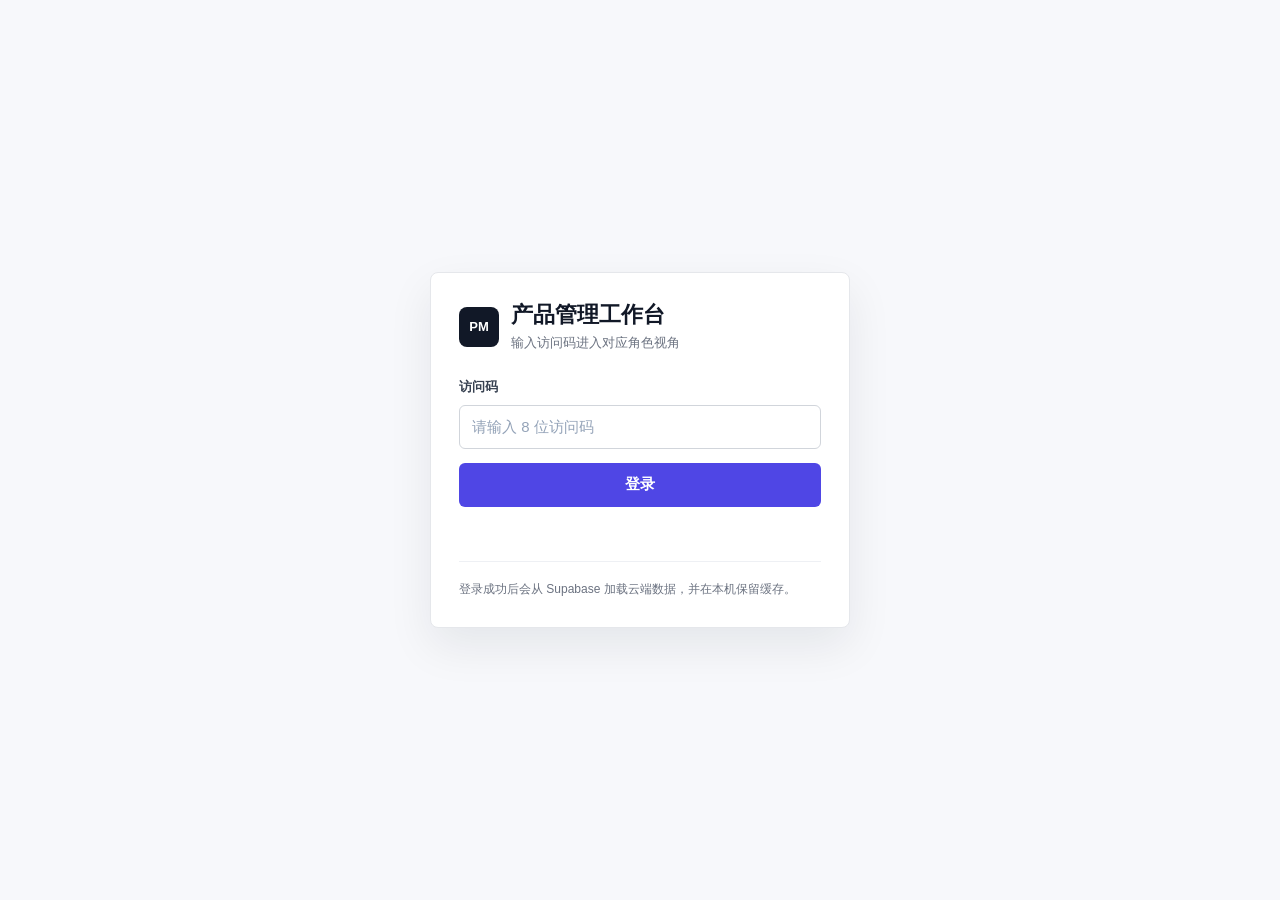
<file: index.html>
<!DOCTYPE html>
<html lang="zh-CN">
<head>
<meta charset="UTF-8">
<meta name="viewport" content="width=device-width, initial-scale=1.0">
<title>产品管理工作台 · 登录</title>
<link rel="stylesheet" href="assets/css/tokens.css">
<style>
  *{box-sizing:border-box}
  body{margin:0;min-height:100vh;font-family:-apple-system,BlinkMacSystemFont,"Segoe UI","PingFang SC",sans-serif;background:#f7f8fb;color:#111827;display:grid;place-items:center}
  .login{width:min(420px,calc(100vw - 32px));background:#fff;border:1px solid #e5e7eb;border-radius:8px;box-shadow:0 18px 45px rgba(15,23,42,.08);padding:28px}
  .brand{display:flex;align-items:center;gap:12px;margin-bottom:24px}
  .mark{width:40px;height:40px;border-radius:8px;background:#111827;color:#fff;display:grid;place-items:center;font-weight:700}
  h1{font-size:22px;line-height:1.25;margin:0}
  .sub{margin:4px 0 0;color:#6b7280;font-size:13px}
  label{display:block;font-size:13px;font-weight:600;color:#374151;margin:0 0 8px}
  input{width:100%;height:44px;border:1px solid #d1d5db;border-radius:6px;padding:0 12px;font-size:15px;outline:none}
  input:focus{border-color:#4f46e5;box-shadow:0 0 0 3px rgba(79,70,229,.14)}
  button{width:100%;height:44px;border:0;border-radius:6px;background:#4f46e5;color:#fff;font-size:15px;font-weight:650;cursor:pointer;margin-top:14px}
  button:disabled{opacity:.65;cursor:not-allowed}
  .msg{min-height:20px;margin-top:12px;font-size:13px;color:#6b7280}
  .msg.err{color:#dc2626}
  .foot{margin-top:22px;padding-top:18px;border-top:1px solid #eef0f4;color:#6b7280;font-size:12px;line-height:1.6}
</style>
</head>
<body>
  <main class="login">
    <div class="brand">
      <div class="mark">PM</div>
      <div>
        <h1>产品管理工作台</h1>
        <p class="sub">输入访问码进入对应角色视角</p>
      </div>
    </div>

    <form id="loginForm">
      <label for="code">访问码</label>
      <input id="code" name="code" autocomplete="one-time-code" placeholder="请输入 8 位访问码" required>
      <button id="loginBtn" type="submit">登录</button>
      <div class="msg" id="msg"></div>
    </form>

    <div class="foot">
      登录成功后会从 Supabase 加载云端数据，并在本机保留缓存。
    </div>
  </main>

  <script src="assets/js/00-util.js"></script>
  <script src="assets/js/02b-data.js"></script>
  <script src="assets/js/cloud.js"></script>
  <script>
    (function () {
      var form = document.getElementById('loginForm');
      var code = document.getElementById('code');
      var btn = document.getElementById('loginBtn');
      var msg = document.getElementById('msg');

      function setMsg(text, err) {
        msg.textContent = text || '';
        msg.className = 'msg' + (err ? ' err' : '');
      }

      form.addEventListener('submit', function (e) {
        e.preventDefault();
        var val = code.value.trim();
        if (!val) { setMsg('请输入访问码', true); return; }
        btn.disabled = true;
        btn.textContent = '正在登录...';
        setMsg('正在校验访问码并加载云端数据');

        CLOUD.login(val).then(function (res) {
          setMsg('登录成功，正在进入工作台');
          location.href = res.role === 'pm' ? 'pm.html' : 'director.html';
        }).catch(function (err) {
          setMsg(err.message || '登录失败', true);
        }).finally(function () {
          btn.disabled = false;
          btn.textContent = '登录';
        });
      });

      if (!CLOUD.ready()) {
        setMsg('请先在 assets/js/cloud.js 里配置 Supabase Function URL', true);
      }
    })();
  </script>
</body>
</html>
</file>
<file: assets/css/tokens.css>
/* ==========================================================================
   设计变量 · 产品管理工作台 (Product Management Workbench)
   一套设计系统，两个角色。角色差异只通过 --c-accent 系列变量表达，
   其余全部共用 —— 这样两个首页看起来不同，但骨子里是同一个后台。
   ========================================================================== */
:root{
  /* ---- 中性色 ---- */
  --c-shell:#0f172a;          /* 侧栏底 */
  --c-shell-2:#1e293b;        /* 侧栏分组底 */
  --c-shell-hover:#1e293b;
  --c-topbar:#ffffff;
  --c-bg:#f1f5f9;             /* 内容区底 */
  --c-bg-2:#f8fafc;
  --c-card:#ffffff;
  --c-border:#e2e8f0;
  --c-border-strong:#cbd5e1;
  --c-head:#f8fafc;           /* 表头底 */

  --t-1:#0f172a;              /* 主文字 */
  --t-2:#334155;              /* 次文字 */
  --t-3:#64748b;              /* 弱文字 */
  --t-4:#94a3b8;              /* 占位/禁用 */
  --t-inv:#f8fafc;
  --t-inv-2:#94a3b8;

  /* ---- 品牌主色（系统级，不随角色变）---- */
  --c-primary:#2563eb;
  --c-primary-d:#1d4ed8;
  --c-primary-l:#eff6ff;
  --c-primary-bd:#bfdbfe;

  /* ---- 角色强调色（随 body[data-role] 覆盖）---- */
  --c-accent:#4f46e5;
  --c-accent-d:#4338ca;
  --c-accent-l:#eef2ff;
  --c-accent-bd:#c7d2fe;
  --c-accent-rgb:79,70,229;

  /* ---- 语义状态色 ---- */
  --s-done:#16a34a;    --s-done-bg:#f0fdf4;    --s-done-bd:#bbf7d0;    /* 已完成/已发布/正常 */
  --s-doing:#2563eb;   --s-doing-bg:#eff6ff;   --s-doing-bd:#bfdbfe;   /* 进行中/开发中 */
  --s-plan:#7c3aed;    --s-plan-bg:#f5f3ff;    --s-plan-bd:#ddd6fe;    /* 规划中/待评审 */
  --s-warn:#d97706;    --s-warn-bg:#fffbeb;    --s-warn-bd:#fde68a;    /* 待处理/风险中/黄灯 */
  --s-danger:#dc2626;  --s-danger-bg:#fef2f2;  --s-danger-bd:#fecaca;  /* 延期/阻塞/红灯 */
  --s-idle:#64748b;    --s-idle-bg:#f1f5f9;    --s-idle-bd:#cbd5e1;    /* 已关闭/暂缓/未开始 */
  --s-cyan:#0891b2;    --s-cyan-bg:#ecfeff;    --s-cyan-bd:#a5f3fc;    /* 补充维度 */

  /* ---- 优先级 ---- */
  --p0:#b91c1c; --p1:#dc2626; --p2:#d97706; --p3:#0891b2; --p4:#64748b;

  /* ---- 图表色板（12色，保证同图内可辨识）---- */
  --ch-1:#2563eb; --ch-2:#16a34a; --ch-3:#d97706; --ch-4:#7c3aed;
  --ch-5:#0891b2; --ch-6:#dc2626; --ch-7:#65a30d; --ch-8:#c026d3;
  --ch-9:#0284c7; --ch-10:#ea580c; --ch-11:#4f46e5; --ch-12:#059669;

  /* ---- 字号（企业级高信息密度）---- */
  --f-xs:11px; --f-sm:12px; --f-base:13px; --f-md:14px; --f-lg:16px;
  --f-xl:19px; --f-2xl:24px; --f-3xl:30px; --f-4xl:38px;

  /* ---- 间距 ---- */
  --sp-1:4px; --sp-2:8px; --sp-3:12px; --sp-4:16px;
  --sp-5:20px; --sp-6:24px; --sp-8:32px; --sp-10:40px;

  /* ---- 圆角/阴影 ---- */
  --radius-sm:4px; --radius:6px; --radius-lg:10px; --radius-full:999px;
  --shadow-sm:0 1px 2px rgba(15,23,42,.06);
  --shadow:0 2px 8px rgba(15,23,42,.08);
  --shadow-md:0 4px 16px rgba(15,23,42,.10);
  --shadow-lg:0 12px 40px rgba(15,23,42,.18);

  /* ---- 布局尺寸 ---- */
  --topbar-h:56px;
  --sidebar-w:214px;
  --sidebar-w-mini:56px;
  --crumb-h:40px;
  --z-drawer:600; --z-modal:700; --z-pop:500;
  /* toast 是瞬时反馈，任何叠层之上都要看得见。叠层每加一层 +200（见 05-ui.js zAt），
     留足空间，别让它被第二、第三层弹窗盖住。 */
  --z-toast:9000;
}

/* 角色 A：产品总监 —— 靛蓝，战略/全局的气质 */
body[data-role="director"]{
  --c-accent:#4f46e5; --c-accent-d:#4338ca;
  --c-accent-l:#eef2ff; --c-accent-bd:#c7d2fe; --c-accent-rgb:79,70,229;
}
/* 角色 B：项目经理 —— 青蓝，执行/推进的气质 */
body[data-role="pm"]{
  --c-accent:#0e7490; --c-accent-d:#155e75;
  --c-accent-l:#ecfeff; --c-accent-bd:#a5f3fc; --c-accent-rgb:14,116,144;
}

/* ---- 基础重置 ---- */
*{box-sizing:border-box;margin:0;padding:0}
html,body{height:100%}
body{
  font-family:-apple-system,BlinkMacSystemFont,"PingFang SC","Hiragino Sans GB",
              "Microsoft YaHei","Segoe UI",Roboto,sans-serif;
  font-size:var(--f-base);
  line-height:1.55;
  color:var(--t-1);
  background:var(--c-bg);
  -webkit-font-smoothing:antialiased;
  min-width:1180px;
  overflow:hidden;
}
a{color:inherit;text-decoration:none}
button,input,select,textarea{font-family:inherit;font-size:inherit;color:inherit;outline:none}
button{cursor:pointer;border:none;background:none}
table{border-collapse:collapse;width:100%}
ul,ol{list-style:none}
h1,h2,h3,h4,h5{font-weight:600}
input::placeholder,textarea::placeholder{color:var(--t-4)}

/* 数字统一用等宽，表格里对齐才好看 */
.num,.metric-val,.tbl td.num,.tbl th.num{
  font-variant-numeric:tabular-nums;
  font-feature-settings:"tnum";
}

::-webkit-scrollbar{width:9px;height:9px}
::-webkit-scrollbar-thumb{background:#cbd5e1;border-radius:5px}
::-webkit-scrollbar-thumb:hover{background:#94a3b8}
::-webkit-scrollbar-track{background:transparent}
</file>
<file: assets/css/layout.css>
/* ==========================================================================
   布局 · 顶栏 + 左侧固定导航 + 主内容区
   ========================================================================== */

/* ============ 应用外壳 ============ */
.app{display:flex;flex-direction:column;height:100vh;overflow:hidden}

/* ============ 顶栏 ============ */
.topbar{
  height:var(--topbar-h);flex:0 0 var(--topbar-h);
  background:var(--c-topbar);border-bottom:1px solid var(--c-border);
  display:flex;align-items:center;gap:var(--sp-4);
  padding:0 var(--sp-5) 0 0;position:relative;z-index:20;
}
/* 品牌区宽度锁死等于侧栏宽（214px，窄屏 190px），减去左内边距 20 + 图标 28 + 间距 10，
   留给文字的只有 156 / 132px。副标题是 nowrap 的，一旦超出就会溢到右边压住业务上下文区，
   所以这里必须 overflow:hidden 兜底——文案哪天改长了也不会再顶出去。 */
.topbar-brand{
  width:var(--sidebar-w);flex:0 0 var(--sidebar-w);height:100%;
  display:flex;align-items:center;gap:10px;padding-left:var(--sp-5);
  background:var(--c-shell);color:var(--t-inv);
  overflow:hidden;
}
.brand-mark{
  width:28px;height:28px;flex:0 0 28px;border-radius:var(--radius);
  background:var(--c-accent);color:#fff;
  display:flex;align-items:center;justify-content:center;
  font-size:var(--f-sm);font-weight:700;letter-spacing:.5px;
}
.brand-text{min-width:0;flex:1;overflow:hidden;line-height:1.2}
.brand-title{display:block;font-size:var(--f-md);font-weight:600;white-space:nowrap;
  overflow:hidden;text-overflow:ellipsis}
.brand-sub{display:block;font-size:10px;color:var(--t-inv-2);letter-spacing:.4px;white-space:nowrap;
  overflow:hidden;text-overflow:ellipsis}

/* 业务上下文：公司 / 产品线 / 项目
   —— 这一块必须能被压缩：flex 子项默认 min-width:auto 不肯缩，
      内容一长就会溢出去压住右边的搜索框。所以每一层都显式给 min-width:0。 */
.topbar-scope{
  display:flex;align-items:center;gap:var(--sp-3);
  padding-left:var(--sp-5);
  flex:0 1 auto;min-width:0;overflow:hidden;
}
.scope-org{
  display:flex;flex-direction:column;line-height:1.25;
  padding-right:var(--sp-3);border-right:1px solid var(--c-border);
  flex:0 1 auto;min-width:0;
}
.scope-org b,.scope-org span{
  display:block;overflow:hidden;text-overflow:ellipsis;white-space:nowrap;
}
.scope-org b{font-size:var(--f-base);font-weight:600;max-width:160px}
.scope-org span{font-size:var(--f-xs);color:var(--t-3);max-width:160px}
.scope-pick{display:flex;align-items:center;gap:6px;flex:0 1 auto;min-width:0}
.scope-pick label{flex:none;font-size:var(--f-xs);color:var(--t-3);white-space:nowrap}
/* 状态胶囊不参与压缩，但也不许把别人挤出去 */
.topbar-scope .tag-lg{flex:0 0 auto;max-width:110px;overflow:hidden;text-overflow:ellipsis;white-space:nowrap}
.scope-select{
  height:28px;flex:1 1 auto;min-width:76px;max-width:190px;
  border:1px solid var(--c-border);border-radius:var(--radius-sm);
  background:#fff;padding:0 24px 0 8px;font-size:var(--f-sm);color:var(--t-1);cursor:pointer;
  appearance:none;
  background-image:url("data:image/svg+xml;utf8,<svg xmlns='http://www.w3.org/2000/svg' width='10' height='6'><path d='M0 0l5 6 5-6z' fill='%2364748b'/></svg>");
  background-repeat:no-repeat;background-position:right 8px center;
}
.scope-select:hover{border-color:var(--c-border-strong)}
.scope-select:focus{border-color:var(--c-accent);box-shadow:0 0 0 2px var(--c-accent-l)}

/* 全局搜索 —— 允许被压缩到 150px，避免和左边的口径选择器抢位置 */
.topbar-search{flex:1 1 220px;display:flex;justify-content:center;min-width:150px;position:relative}
.gsearch{position:relative;width:100%;max-width:420px}
.gsearch input{
  width:100%;height:32px;border:1px solid var(--c-border);border-radius:var(--radius-full);
  background:var(--c-bg-2);padding:0 30px 0 32px;font-size:var(--f-sm);transition:.15s;
}
.gsearch input:focus{background:#fff;border-color:var(--c-accent);box-shadow:0 0 0 3px var(--c-accent-l)}
.gsearch .g-ico{position:absolute;left:11px;top:50%;transform:translateY(-50%);color:var(--t-4);font-size:14px;pointer-events:none}
.gsearch .g-clear{position:absolute;right:8px;top:50%;transform:translateY(-50%);color:var(--t-4);font-size:15px;display:none;line-height:1}
.gsearch.has-val .g-clear{display:block}
.gsearch .g-hint{position:absolute;right:10px;top:50%;transform:translateY(-50%);font-size:10px;color:var(--t-4);border:1px solid var(--c-border);border-radius:3px;padding:0 4px}
.gsearch.has-val .g-hint{display:none}

/* 搜索结果浮层 */
.gs-pop{
  position:absolute;top:38px;left:50%;transform:translateX(-50%);width:100%;max-width:560px;
  background:#fff;border:1px solid var(--c-border);border-radius:var(--radius-lg);
  box-shadow:var(--shadow-lg);max-height:70vh;overflow:auto;display:none;z-index:var(--z-pop);
}
.gs-pop.on{display:block}
.gs-group{padding:var(--sp-2) 0;border-bottom:1px solid var(--c-border)}
.gs-group:last-child{border-bottom:none}
.gs-group-t{padding:4px var(--sp-4);font-size:var(--f-xs);color:var(--t-3);font-weight:600;letter-spacing:.5px}
.gs-item{display:flex;align-items:center;gap:var(--sp-2);padding:6px var(--sp-4);cursor:pointer;font-size:var(--f-sm)}
.gs-item:hover,.gs-item.on{background:var(--c-accent-l)}
.gs-item .gs-id{color:var(--t-3);font-size:var(--f-xs);flex:0 0 auto;font-variant-numeric:tabular-nums}
.gs-item .gs-title{flex:1;overflow:hidden;text-overflow:ellipsis;white-space:nowrap}
.gs-empty{padding:var(--sp-5);text-align:center;color:var(--t-3);font-size:var(--f-sm)}

/* 顶栏右侧 */
.topbar-right{display:flex;align-items:center;gap:var(--sp-3);flex:0 0 auto}
.tb-clock{text-align:right;line-height:1.25;padding-right:var(--sp-3);border-right:1px solid var(--c-border)}
.tb-clock .d{font-size:var(--f-xs);color:var(--t-3)}
.tb-clock .t{font-size:var(--f-md);font-weight:600;font-variant-numeric:tabular-nums}
.tb-btn{
  height:30px;padding:0 10px;border:1px solid var(--c-border);border-radius:var(--radius);
  background:#fff;font-size:var(--f-sm);color:var(--t-2);display:flex;align-items:center;gap:5px;
}
.tb-btn:hover{border-color:var(--c-accent);color:var(--c-accent);background:var(--c-accent-l)}
.tb-icon{position:relative;width:30px;height:30px;border-radius:var(--radius);display:flex;align-items:center;justify-content:center;font-size:15px;color:var(--t-2)}
.tb-icon:hover{background:var(--c-bg)}
.tb-badge{
  position:absolute;top:1px;right:1px;min-width:15px;height:15px;padding:0 3px;
  background:var(--s-danger);color:#fff;border-radius:var(--radius-full);
  font-size:10px;line-height:15px;text-align:center;font-weight:600;
}

/* 角色切换器 */
.role-switch{display:flex;align-items:center;gap:0;background:var(--c-bg);border:1px solid var(--c-border);border-radius:var(--radius-full);padding:2px}
.role-opt{
  height:26px;padding:0 12px;border-radius:var(--radius-full);font-size:var(--f-sm);
  color:var(--t-3);display:flex;align-items:center;gap:5px;white-space:nowrap;transition:.15s;
}
.role-opt:hover{color:var(--t-1)}
.role-opt.on{background:var(--c-accent);color:#fff;font-weight:600;box-shadow:var(--shadow-sm)}
.role-opt .ro-ico{font-size:12px}

.user-chip{display:flex;align-items:center;gap:7px;padding-left:var(--sp-3);border-left:1px solid var(--c-border);cursor:pointer}
.user-avatar{
  width:28px;height:28px;border-radius:50%;background:var(--c-accent);color:#fff;
  display:flex;align-items:center;justify-content:center;font-size:var(--f-sm);font-weight:600;
}
.user-meta{line-height:1.25}
.user-meta b{display:block;font-size:var(--f-sm);font-weight:600}
.user-meta span{display:block;font-size:10px;color:var(--t-3)}

/* ============ 主体 ============ */
.body{flex:1;display:flex;min-height:0;overflow:hidden}

/* ============ 左侧导航 ============ */
.sidebar{
  width:var(--sidebar-w);flex:0 0 var(--sidebar-w);background:var(--c-shell);
  display:flex;flex-direction:column;overflow:hidden;transition:flex-basis .18s,width .18s;
}
.app.mini .sidebar{width:var(--sidebar-w-mini);flex-basis:var(--sidebar-w-mini)}
.app.mini .topbar-brand{width:var(--sidebar-w-mini);flex-basis:var(--sidebar-w-mini);padding-left:14px}
.app.mini .brand-text{display:none}
.app.mini .nav-label,.app.mini .nav-group-t,.app.mini .nav-badge{display:none}
.app.mini .nav-item{justify-content:center;padding:0}
.app.mini .sidebar-foot .sf-text{display:none}

.nav-scroll{flex:1;overflow-y:auto;overflow-x:hidden;padding:var(--sp-3) 0 var(--sp-4)}
.nav-scroll::-webkit-scrollbar{width:5px}
.nav-scroll::-webkit-scrollbar-thumb{background:#334155}

.nav-group-t{
  padding:var(--sp-4) var(--sp-5) 6px;font-size:10px;font-weight:600;letter-spacing:1px;
  color:#64748b;text-transform:uppercase;display:flex;align-items:center;gap:6px;
}
.nav-group-t::after{content:"";flex:1;height:1px;background:#1e293b}
.nav-group-t.role-tag::before{
  content:attr(data-role-label);background:var(--c-accent);color:#fff;
  font-size:9px;padding:1px 5px;border-radius:3px;letter-spacing:0;font-weight:600;
}

.nav-item{
  display:flex;align-items:center;gap:10px;height:34px;padding:0 var(--sp-5);
  color:#cbd5e1;font-size:var(--f-base);cursor:pointer;position:relative;transition:.12s;
}
.nav-item:hover{background:var(--c-shell-hover);color:#fff}
.nav-item.on{background:var(--c-shell-hover);color:#fff;font-weight:600}
.nav-item.on::before{content:"";position:absolute;left:0;top:0;bottom:0;width:3px;background:var(--c-accent)}
.nav-ico{width:16px;flex:0 0 16px;text-align:center;font-size:14px;opacity:.9}
.nav-item.on .nav-ico{opacity:1}
.nav-label{flex:1;white-space:nowrap;overflow:hidden;text-overflow:ellipsis}
.nav-badge{
  min-width:17px;height:17px;padding:0 5px;border-radius:var(--radius-full);
  font-size:10px;line-height:17px;text-align:center;font-weight:600;
  background:#334155;color:#cbd5e1;
}
.nav-badge.hot{background:var(--s-danger);color:#fff}
.nav-badge.warn{background:var(--s-warn);color:#fff}

.sidebar-foot{
  flex:0 0 auto;border-top:1px solid #1e293b;padding:var(--sp-2) var(--sp-3);
  display:flex;align-items:center;gap:var(--sp-2);
}
.sf-btn{
  flex:1;height:28px;border-radius:var(--radius);color:#94a3b8;font-size:var(--f-xs);
  display:flex;align-items:center;justify-content:center;gap:5px;
}
.sf-btn:hover{background:var(--c-shell-hover);color:#fff}

/* ============ 内容区 ============ */
.main{flex:1;display:flex;flex-direction:column;min-width:0;overflow:hidden}

/* 面包屑 + 状态条 */
.crumb-bar{
  height:var(--crumb-h);flex:0 0 var(--crumb-h);background:#fff;
  border-bottom:1px solid var(--c-border);display:flex;align-items:center;
  padding:0 var(--sp-6);gap:var(--sp-3);
}
.crumbs{display:flex;align-items:center;gap:6px;font-size:var(--f-sm);color:var(--t-3);flex:1;min-width:0}
.crumbs a{cursor:pointer}
.crumbs a:hover{color:var(--c-accent)}
.crumbs .sep{color:var(--t-4);font-size:10px}
.crumbs .cur{color:var(--t-1);font-weight:600}
.crumb-back{
  height:26px;padding:0 9px;border:1px solid var(--c-border);border-radius:var(--radius);
  font-size:var(--f-sm);color:var(--t-2);display:none;align-items:center;gap:4px;
}
.crumb-back.on{display:flex}
.crumb-back:hover{border-color:var(--c-accent);color:var(--c-accent)}
.crumb-right{display:flex;align-items:center;gap:var(--sp-2);flex:0 0 auto}

.content{flex:1;overflow-y:auto;overflow-x:hidden;padding:var(--sp-5) var(--sp-6) var(--sp-8);scroll-behavior:smooth}

/* ============ 页面通用骨架 ============ */
.page-head{display:flex;align-items:flex-start;gap:var(--sp-4);margin-bottom:var(--sp-4)}
.page-head-l{flex:1;min-width:0}
.page-title{font-size:var(--f-xl);font-weight:600;line-height:1.3;display:flex;align-items:center;gap:var(--sp-3)}
.page-desc{font-size:var(--f-sm);color:var(--t-3);margin-top:3px}
.page-acts{display:flex;align-items:center;gap:var(--sp-2);flex:0 0 auto;flex-wrap:wrap;justify-content:flex-end}

/* 栅格 */
.grid{display:grid;gap:var(--sp-4)}
.g2{grid-template-columns:repeat(2,minmax(0,1fr))}
.g3{grid-template-columns:repeat(3,minmax(0,1fr))}
.g4{grid-template-columns:repeat(4,minmax(0,1fr))}
.g5{grid-template-columns:repeat(5,minmax(0,1fr))}
.g6{grid-template-columns:repeat(6,minmax(0,1fr))}
.g-2-1{grid-template-columns:minmax(0,2fr) minmax(0,1fr)}
.g-1-2{grid-template-columns:minmax(0,1fr) minmax(0,2fr)}
.g-3-2{grid-template-columns:minmax(0,3fr) minmax(0,2fr)}
.g-1-1-2{grid-template-columns:minmax(0,1fr) minmax(0,1fr) minmax(0,2fr)}
.span2{grid-column:span 2}
.span3{grid-column:span 3}
.span4{grid-column:span 4}
.mb2{margin-bottom:var(--sp-2)}
.mb3{margin-bottom:var(--sp-3)}
.mb4{margin-bottom:var(--sp-4)}
.mb5{margin-bottom:var(--sp-5)}
.mt2{margin-bottom:0;margin-top:var(--sp-2)}
.mt3{margin-top:var(--sp-3)}
.mt4{margin-top:var(--sp-4)}

/* 笔记本 1366 宽度下的降级：五列变三列，避免卡片被挤扁 */
@media (max-width:1500px){
  .g5{grid-template-columns:repeat(3,minmax(0,1fr))}
  .g6{grid-template-columns:repeat(3,minmax(0,1fr))}
  /* 顶栏第一级瘦身：事业部副标题最先让位 */
  .scope-org span{display:none}
  .scope-org b{max-width:120px}
  .gd-map{grid-template-columns:repeat(2,minmax(0,1fr))}
}
@media (max-width:1380px){
  /* 第二级：去掉「产品线 / 项目」两个 label，选择器本身已经能说明内容 */
  .scope-pick label{display:none}
  .scope-select{max-width:150px}
}
@media (max-width:1320px){
  :root{--sidebar-w:190px}
  /* 侧栏收窄 24px，留给品牌文字的只剩 132px，副标题字距要跟着收一档 */
  .brand-sub{font-size:9.5px;letter-spacing:.2px}
  .g4{grid-template-columns:repeat(2,minmax(0,1fr))}
  /* 第三级：组织名整块隐藏（左上角品牌区仍在），把宽度全让给选择器与搜索 */
  .scope-org{display:none}
  .topbar-scope{padding-left:var(--sp-4);gap:var(--sp-2)}
  .topbar{gap:var(--sp-3)}
  .tb-clock .d{display:none}
  .gd-cnt{grid-template-columns:1fr}
}
@media (max-width:1220px){
  /* 第四级：角色开关只留图标，状态胶囊收起 */
  .role-opt{padding:0 9px;font-size:var(--f-xs)}
  .topbar-scope .tag-lg{display:none}
  .user-meta{display:none}
  .gd-map{grid-template-columns:1fr}
}

/* ============ 侧栏二级导航（当前模块展开）============ */
.nav-subs{padding:2px 0 5px;background:rgba(0,0,0,.16)}
.app.mini .nav-subs{display:none}
.nav-sub{
  padding:5px var(--sp-5) 5px 42px;font-size:var(--f-sm);color:#94a3b8;
  cursor:pointer;position:relative;transition:.12s;white-space:nowrap;
  overflow:hidden;text-overflow:ellipsis;
}
.nav-sub::before{
  content:"";position:absolute;left:25px;top:50%;width:4px;height:4px;
  border-radius:50%;background:#475569;transform:translateY(-50%);
}
.nav-sub:hover{color:#e2e8f0}
.nav-sub.on{color:#fff;font-weight:600}
.nav-sub.on::before{background:var(--c-accent);box-shadow:0 0 0 3px rgba(var(--c-accent-rgb),.22)}

/* ============ 全局搜索结果补充 ============ */
.gs-item .gs-sub{flex:0 0 auto;font-size:var(--f-xs);color:var(--t-3);max-width:180px;overflow:hidden;text-overflow:ellipsis;white-space:nowrap}
.gs-item mark{background:rgba(var(--c-accent-rgb),.18);color:var(--c-accent-d);padding:0 1px;border-radius:2px}
.gs-foot{padding:6px var(--sp-4);border-top:1px solid var(--c-border);background:var(--c-bg-2);font-size:var(--f-xs);color:var(--t-3);text-align:center}
</file>
<file: assets/css/components.css>
/* ==========================================================================
   组件 · 产品管理工作台
   ========================================================================== */

/* ============ 按钮 ============ */
.btn,.btn-primary,.btn-ghost,.btn-danger,.btn-sm,.btn-text{
  display:inline-flex;align-items:center;justify-content:center;gap:5px;
  height:30px;padding:0 13px;border-radius:var(--radius);
  font-size:var(--f-sm);font-weight:500;white-space:nowrap;transition:.13s;border:1px solid transparent;
}
.btn{background:#fff;border-color:var(--c-border);color:var(--t-2)}
.btn:hover{border-color:var(--c-accent);color:var(--c-accent);background:var(--c-accent-l)}
.btn-primary{background:var(--c-accent);color:#fff}
.btn-primary:hover{background:var(--c-accent-d)}
.btn-ghost{background:transparent;border-color:transparent;color:var(--t-3)}
.btn-ghost:hover{background:var(--c-bg);color:var(--t-1)}
.btn-danger{background:#fff;border-color:var(--s-danger-bd);color:var(--s-danger)}
.btn-danger:hover{background:var(--s-danger);color:#fff;border-color:var(--s-danger)}
.btn-sm{height:24px;padding:0 8px;font-size:var(--f-xs);background:#fff;border-color:var(--c-border);color:var(--t-2)}
.btn-sm:hover{border-color:var(--c-accent);color:var(--c-accent)}
.btn-text{height:auto;padding:0;border:none;background:none;color:var(--c-accent);font-size:var(--f-sm)}
.btn-text:hover{text-decoration:underline}
.btn[disabled],.btn-primary[disabled],.btn-sm[disabled]{opacity:.45;cursor:not-allowed;pointer-events:none}
.btn-group{display:inline-flex;border:1px solid var(--c-border);border-radius:var(--radius);overflow:hidden;background:#fff}
.btn-group button{height:28px;padding:0 11px;font-size:var(--f-sm);color:var(--t-3);border-right:1px solid var(--c-border)}
.btn-group button:last-child{border-right:none}
.btn-group button:hover{background:var(--c-bg)}
.btn-group button.on{background:var(--c-accent);color:#fff;font-weight:600}

/* ============ 卡片 ============ */
.card{background:var(--c-card);border:1px solid var(--c-border);border-radius:var(--radius-lg);box-shadow:var(--shadow-sm);display:flex;flex-direction:column;min-width:0}
.card-h{
  display:flex;align-items:center;gap:var(--sp-3);padding:var(--sp-3) var(--sp-4);
  border-bottom:1px solid var(--c-border);flex:0 0 auto;min-height:44px;
}
.card-t{font-size:var(--f-md);font-weight:600;display:flex;align-items:center;gap:7px;flex:1;min-width:0}
.card-t .ct-ico{color:var(--c-accent);font-size:14px}
.card-t small{font-size:var(--f-xs);color:var(--t-3);font-weight:400}
.card-x{display:flex;align-items:center;gap:var(--sp-2);flex:0 0 auto}
.card-b{padding:var(--sp-4);flex:1;min-width:0}
.card-b.flush{padding:0}
.card-b.tight{padding:var(--sp-3)}
.card-f{padding:var(--sp-2) var(--sp-4);border-top:1px solid var(--c-border);display:flex;align-items:center;justify-content:space-between;font-size:var(--f-sm);color:var(--t-3)}
.card.accent{border-top:3px solid var(--c-accent)}
.card.danger{border-left:3px solid var(--s-danger)}
.card.warn{border-left:3px solid var(--s-warn)}

/* ============ 指标卡 ============ */
.metric{
  background:var(--c-card);border:1px solid var(--c-border);border-radius:var(--radius-lg);
  padding:var(--sp-4);position:relative;overflow:hidden;box-shadow:var(--shadow-sm);
  transition:.15s;min-width:0;
}
.metric.clickable{cursor:pointer}
.metric.clickable:hover{box-shadow:var(--shadow-md);transform:translateY(-1px);border-color:var(--c-accent-bd)}
.metric-h{display:flex;align-items:center;gap:6px;margin-bottom:var(--sp-2)}
.metric-ico{
  width:26px;height:26px;flex:0 0 26px;border-radius:var(--radius);
  display:flex;align-items:center;justify-content:center;font-size:14px;
  background:var(--c-accent-l);color:var(--c-accent);
}
.metric-lb{font-size:var(--f-sm);color:var(--t-3);flex:1;min-width:0;overflow:hidden;text-overflow:ellipsis;white-space:nowrap}
.metric-val{font-size:var(--f-3xl);font-weight:700;line-height:1.1;letter-spacing:-.5px}
.metric-val .unit{font-size:var(--f-base);font-weight:500;color:var(--t-3);margin-left:3px}
.metric-sub{display:flex;align-items:center;gap:var(--sp-2);margin-top:5px;font-size:var(--f-xs);color:var(--t-3);flex-wrap:wrap}
.metric-spark{position:absolute;right:0;bottom:0;width:96px;height:36px;opacity:.5;pointer-events:none}
.trend{display:inline-flex;align-items:center;gap:2px;font-weight:600;font-variant-numeric:tabular-nums}
.trend.up{color:var(--s-done)} .trend.down{color:var(--s-danger)} .trend.flat{color:var(--t-3)}
.trend.up-bad{color:var(--s-danger)} .trend.down-good{color:var(--s-done)}
.metric.tone-danger .metric-ico{background:var(--s-danger-bg);color:var(--s-danger)}
.metric.tone-danger .metric-val{color:var(--s-danger)}
.metric.tone-warn .metric-ico{background:var(--s-warn-bg);color:var(--s-warn)}
.metric.tone-warn .metric-val{color:var(--s-warn)}
.metric.tone-done .metric-ico{background:var(--s-done-bg);color:var(--s-done)}
.metric.tone-doing .metric-ico{background:var(--s-doing-bg);color:var(--s-doing)}
.metric.tone-plan .metric-ico{background:var(--s-plan-bg);color:var(--s-plan)}

/* ============ 标签 ============ */
.tag{
  display:inline-flex;align-items:center;gap:4px;height:20px;padding:0 7px;
  border-radius:var(--radius-sm);font-size:var(--f-xs);font-weight:500;
  white-space:nowrap;border:1px solid transparent;line-height:1;
}
.tag .dot{width:5px;height:5px;border-radius:50%;background:currentColor;flex:0 0 5px}
.tag-done{background:var(--s-done-bg);color:var(--s-done);border-color:var(--s-done-bd)}
.tag-doing{background:var(--s-doing-bg);color:var(--s-doing);border-color:var(--s-doing-bd)}
.tag-plan{background:var(--s-plan-bg);color:var(--s-plan);border-color:var(--s-plan-bd)}
.tag-warn{background:var(--s-warn-bg);color:var(--s-warn);border-color:var(--s-warn-bd)}
.tag-danger{background:var(--s-danger-bg);color:var(--s-danger);border-color:var(--s-danger-bd)}
.tag-idle{background:var(--s-idle-bg);color:var(--s-idle);border-color:var(--s-idle-bd)}
.tag-cyan{background:var(--s-cyan-bg);color:var(--s-cyan);border-color:var(--s-cyan-bd)}
.tag-plain{background:var(--c-bg);color:var(--t-3);border-color:var(--c-border)}
.tag-accent{background:var(--c-accent-l);color:var(--c-accent);border-color:var(--c-accent-bd)}
.tag-lg{height:24px;padding:0 10px;font-size:var(--f-sm)}
.tag-solid.tag-danger{background:var(--s-danger);color:#fff;border-color:var(--s-danger)}
.tag-solid.tag-warn{background:var(--s-warn);color:#fff;border-color:var(--s-warn)}
.tag-solid.tag-done{background:var(--s-done);color:#fff;border-color:var(--s-done)}

/* 优先级 */
.pri{display:inline-flex;align-items:center;justify-content:center;height:19px;min-width:26px;padding:0 5px;border-radius:3px;font-size:var(--f-xs);font-weight:700;color:#fff;letter-spacing:.3px}
.pri-P0{background:var(--p0)} .pri-P1{background:var(--p1)} .pri-P2{background:var(--p2)}
.pri-P3{background:var(--p3)} .pri-P4{background:var(--p4)}
.pri-高{background:var(--p1)} .pri-中{background:var(--p2)} .pri-低{background:var(--p4)}

/* 红黄绿三色灯 */
.light{display:inline-flex;align-items:center;gap:5px;font-size:var(--f-xs);font-weight:600}
.light::before{content:"";width:9px;height:9px;border-radius:50%;box-shadow:0 0 0 2px rgba(0,0,0,.05)}
.light-r::before{background:var(--s-danger);animation:pulse 1.8s infinite}
.light-y::before{background:var(--s-warn)}
.light-g::before{background:var(--s-done)}
.light-r{color:var(--s-danger)} .light-y{color:var(--s-warn)} .light-g{color:var(--s-done)}
@keyframes pulse{0%,100%{box-shadow:0 0 0 0 rgba(220,38,38,.5)}50%{box-shadow:0 0 0 5px rgba(220,38,38,0)}}

/* 头像 */
.ava{
  width:24px;height:24px;border-radius:50%;display:inline-flex;align-items:center;justify-content:center;
  font-size:10px;font-weight:600;color:#fff;background:var(--t-3);flex:0 0 24px;letter-spacing:-.3px;
}
.ava-sm{width:20px;height:20px;flex-basis:20px;font-size:9px}
.ava-lg{width:34px;height:34px;flex-basis:34px;font-size:var(--f-sm)}
.ava-c0{background:#2563eb}.ava-c1{background:#16a34a}.ava-c2{background:#d97706}
.ava-c3{background:#7c3aed}.ava-c4{background:#0891b2}.ava-c5{background:#dc2626}
.ava-c6{background:#65a30d}.ava-c7{background:#c026d3}
.owner{display:inline-flex;align-items:center;gap:5px;white-space:nowrap}
.ava-stack{display:inline-flex;align-items:center}
.ava-stack .ava{margin-left:-7px;border:2px solid #fff}
.ava-stack .ava:first-child{margin-left:0}

/* ============ 表格 ============ */
.tbl-wrap{overflow-x:auto;min-width:0}
.tbl{font-size:var(--f-sm);min-width:100%}
.tbl th{
  background:var(--c-head);color:var(--t-3);font-weight:600;font-size:var(--f-xs);
  text-align:left;padding:8px var(--sp-3);border-bottom:1px solid var(--c-border);
  white-space:nowrap;position:sticky;top:0;z-index:2;letter-spacing:.3px;
}
.tbl th.sortable{cursor:pointer;user-select:none}
.tbl th.sortable:hover{color:var(--c-accent)}
.tbl th .sort-i{margin-left:3px;opacity:.35;font-size:9px}
.tbl th.sorted .sort-i{opacity:1;color:var(--c-accent)}
.tbl td{padding:8px var(--sp-3);border-bottom:1px solid var(--c-border);color:var(--t-2);vertical-align:middle}
.tbl tbody tr:hover{background:var(--c-bg-2)}
.tbl tbody tr.clickable{cursor:pointer}
.tbl tbody tr.sel{background:var(--c-accent-l)}
.tbl tbody tr.row-danger{background:var(--s-danger-bg)}
.tbl tbody tr.row-danger:hover{background:#fee2e2}
.tbl tbody tr.row-warn{background:var(--s-warn-bg)}
.tbl td.num,.tbl th.num{text-align:right}
.tbl td.mid,.tbl th.mid{text-align:center}
.tbl td.strong{color:var(--t-1);font-weight:600}
.tbl td .cell-main{color:var(--t-1);font-weight:500}
.tbl td .cell-sub{font-size:var(--f-xs);color:var(--t-3);margin-top:1px}
.tbl td.ellip{max-width:280px;overflow:hidden;text-overflow:ellipsis;white-space:nowrap}
.tbl .id-cell{font-family:ui-monospace,Menlo,Consolas,monospace;font-size:var(--f-xs);color:var(--t-3)}
.tbl-compact td{padding:5px var(--sp-3)}
.row-acts{display:flex;gap:var(--sp-2);opacity:0;transition:.12s;white-space:nowrap}
.tbl tbody tr:hover .row-acts{opacity:1}
.row-acts button{font-size:var(--f-xs);color:var(--c-accent)}
.row-acts button:hover{text-decoration:underline}
.row-acts button.del{color:var(--s-danger)}
input[type=checkbox].ck{width:13px;height:13px;accent-color:var(--c-accent);cursor:pointer;vertical-align:middle}

/* 工具条 / 筛选 */
.toolbar{display:flex;align-items:center;gap:var(--sp-2);padding:var(--sp-3) var(--sp-4);border-bottom:1px solid var(--c-border);flex-wrap:wrap;background:var(--c-bg-2)}
.toolbar .grow{flex:1}
.fld{
  height:28px;border:1px solid var(--c-border);border-radius:var(--radius);background:#fff;
  padding:0 8px;font-size:var(--f-sm);min-width:0;
}
select.fld{padding-right:22px;cursor:pointer;appearance:none;
  background-image:url("data:image/svg+xml;utf8,<svg xmlns='http://www.w3.org/2000/svg' width='10' height='6'><path d='M0 0l5 6 5-6z' fill='%2394a3b8'/></svg>");
  background-repeat:no-repeat;background-position:right 7px center;}
.fld:focus{border-color:var(--c-accent);box-shadow:0 0 0 2px var(--c-accent-l)}
.fld-search{padding-left:24px;min-width:180px;
  background-image:url("data:image/svg+xml;utf8,<svg xmlns='http://www.w3.org/2000/svg' width='12' height='12' fill='none' stroke='%2394a3b8' stroke-width='2'><circle cx='5' cy='5' r='4'/><path d='M8 8l3.5 3.5'/></svg>");
  background-repeat:no-repeat;background-position:7px center;}
.chip-row{display:flex;align-items:center;gap:6px;flex-wrap:wrap}
.chip{
  height:24px;padding:0 10px;border:1px solid var(--c-border);border-radius:var(--radius-full);
  background:#fff;font-size:var(--f-xs);color:var(--t-3);display:inline-flex;align-items:center;gap:4px;
}
.chip:hover{border-color:var(--c-accent);color:var(--c-accent)}
.chip.on{background:var(--c-accent);border-color:var(--c-accent);color:#fff;font-weight:600}
.chip .n{opacity:.75;font-variant-numeric:tabular-nums}
.filter-summary{font-size:var(--f-xs);color:var(--t-3);display:flex;align-items:center;gap:6px}

/* 分页 */
.pager{display:flex;align-items:center;justify-content:space-between;padding:var(--sp-3) var(--sp-4);border-top:1px solid var(--c-border);font-size:var(--f-sm);color:var(--t-3);flex-wrap:wrap;gap:var(--sp-2)}
.pager-btns{display:flex;align-items:center;gap:4px}
.pager-btns button{min-width:26px;height:26px;padding:0 7px;border:1px solid var(--c-border);border-radius:var(--radius-sm);background:#fff;font-size:var(--f-sm);color:var(--t-2)}
.pager-btns button:hover:not([disabled]){border-color:var(--c-accent);color:var(--c-accent)}
.pager-btns button.on{background:var(--c-accent);border-color:var(--c-accent);color:#fff;font-weight:600}
.pager-btns button[disabled]{opacity:.4;cursor:not-allowed}
.bulk-bar{
  display:flex;align-items:center;gap:var(--sp-3);padding:var(--sp-2) var(--sp-4);
  background:var(--c-accent-l);border-bottom:1px solid var(--c-accent-bd);font-size:var(--f-sm);color:var(--c-accent-d);
}
.bulk-bar b{font-variant-numeric:tabular-nums}

/* ============ 进度条 ============ */
.pbar{height:6px;border-radius:3px;background:var(--c-bg);overflow:hidden;display:flex;min-width:40px}
.pbar-lg{height:9px;border-radius:5px}
.pbar i{display:block;height:100%;transition:width .4s}
.pbar i.done{background:var(--s-done)} .pbar i.doing{background:var(--s-doing)}
.pbar i.warn{background:var(--s-warn)} .pbar i.danger{background:var(--s-danger)}
.pbar i.idle{background:var(--c-border-strong)} .pbar i.accent{background:var(--c-accent)}
.pcell{display:flex;align-items:center;gap:7px;min-width:110px}
.pcell .pbar{flex:1}
.pcell .pv{font-size:var(--f-xs);color:var(--t-2);font-weight:600;width:32px;text-align:right;font-variant-numeric:tabular-nums}
.pbar-legend{display:flex;gap:var(--sp-3);flex-wrap:wrap;font-size:var(--f-xs);color:var(--t-3);margin-top:6px}
.pbar-legend i{display:inline-block;width:8px;height:8px;border-radius:2px;margin-right:4px;vertical-align:middle}

/* ============ 看板 ============ */
.kanban{display:flex;gap:var(--sp-3);overflow-x:auto;padding:var(--sp-1) 0 var(--sp-3);align-items:flex-start}
.kcol{flex:0 0 268px;background:var(--c-bg);border:1px solid var(--c-border);border-radius:var(--radius-lg);display:flex;flex-direction:column;max-height:660px}
.kcol-h{display:flex;align-items:center;gap:6px;padding:var(--sp-3);border-bottom:1px solid var(--c-border);flex:0 0 auto}
.kcol-h .k-dot{width:7px;height:7px;border-radius:50%}
.kcol-h .k-name{font-size:var(--f-sm);font-weight:600;flex:1}
.kcol-h .k-n{font-size:var(--f-xs);color:var(--t-3);background:#fff;border:1px solid var(--c-border);border-radius:var(--radius-full);padding:0 6px;font-variant-numeric:tabular-nums}
.kcol-b{padding:var(--sp-2);overflow-y:auto;display:flex;flex-direction:column;gap:var(--sp-2);flex:1;min-height:60px}
.kcard{
  background:#fff;border:1px solid var(--c-border);border-radius:var(--radius);padding:var(--sp-3);
  cursor:grab;box-shadow:var(--shadow-sm);transition:.13s;
}
.kcard:hover{box-shadow:var(--shadow-md);border-color:var(--c-accent-bd)}
.kcard.dragging{opacity:.4}
.kcard-t{font-size:var(--f-sm);font-weight:500;color:var(--t-1);line-height:1.4;margin-bottom:6px}
.kcard-m{display:flex;align-items:center;gap:6px;flex-wrap:wrap;font-size:var(--f-xs);color:var(--t-3)}
.kcard-f{display:flex;align-items:center;justify-content:space-between;margin-top:8px;padding-top:7px;border-top:1px dashed var(--c-border)}
.kcol.drop-hint{outline:2px dashed var(--c-accent);outline-offset:-2px}
.kcol-add{padding:6px var(--sp-3);border-top:1px solid var(--c-border);font-size:var(--f-xs);color:var(--t-3);text-align:center;cursor:pointer}
.kcol-add:hover{color:var(--c-accent);background:var(--c-accent-l)}

/* ============ 时间轴 ============ */
.tline{position:relative;padding-left:22px}
.tline::before{content:"";position:absolute;left:6px;top:4px;bottom:4px;width:2px;background:var(--c-border)}
.tl-item{position:relative;padding-bottom:var(--sp-4)}
.tl-item:last-child{padding-bottom:0}
.tl-item::before{
  content:"";position:absolute;left:-20px;top:5px;width:9px;height:9px;border-radius:50%;
  background:#fff;border:2px solid var(--c-border-strong);
}
.tl-item.on::before{border-color:var(--c-accent);background:var(--c-accent);box-shadow:0 0 0 3px var(--c-accent-l)}
.tl-item.done::before{border-color:var(--s-done);background:var(--s-done)}
.tl-item.danger::before{border-color:var(--s-danger);background:var(--s-danger)}
.tl-item.warn::before{border-color:var(--s-warn);background:var(--s-warn)}
.tl-time{font-size:var(--f-xs);color:var(--t-3);font-variant-numeric:tabular-nums}
.tl-title{font-size:var(--f-sm);font-weight:600;color:var(--t-1);margin:1px 0 2px;display:flex;align-items:center;gap:6px;flex-wrap:wrap}
.tl-desc{font-size:var(--f-sm);color:var(--t-2);line-height:1.5}
.tl-meta{display:flex;align-items:center;gap:var(--sp-2);margin-top:4px;font-size:var(--f-xs);color:var(--t-3);flex-wrap:wrap}
.tl-date-sep{font-size:var(--f-xs);font-weight:600;color:var(--t-3);background:var(--c-bg);display:inline-block;padding:2px 8px;border-radius:var(--radius-full);margin:0 0 var(--sp-3) -20px}

/* ============ 列表（紧凑信息流）============ */
.list{display:flex;flex-direction:column}
.list-item{
  display:flex;align-items:flex-start;gap:var(--sp-3);padding:9px var(--sp-4);
  border-bottom:1px solid var(--c-border);transition:.12s;
}
.list-item:last-child{border-bottom:none}
.list-item:hover{background:var(--c-bg-2)}
.list-item.clickable{cursor:pointer}
.li-ico{
  width:26px;height:26px;flex:0 0 26px;border-radius:var(--radius);display:flex;align-items:center;
  justify-content:center;font-size:13px;background:var(--c-bg);color:var(--t-3);margin-top:1px;
}
.li-body{flex:1;min-width:0}
.li-title{font-size:var(--f-sm);color:var(--t-1);font-weight:500;line-height:1.45;display:flex;align-items:center;gap:6px;flex-wrap:wrap}
.li-desc{font-size:var(--f-xs);color:var(--t-3);margin-top:2px;line-height:1.5;overflow:hidden;text-overflow:ellipsis}
.li-meta{display:flex;align-items:center;gap:var(--sp-3);margin-top:4px;font-size:var(--f-xs);color:var(--t-3);flex-wrap:wrap}
.li-right{flex:0 0 auto;display:flex;align-items:center;gap:var(--sp-2);text-align:right}
.li-check{margin-top:4px}

/* ============ 描述列表 ============ */
.dl{display:grid;grid-template-columns:auto 1fr;gap:7px var(--sp-4);font-size:var(--f-sm);align-items:baseline}
.dl dt{color:var(--t-3);white-space:nowrap}
.dl dd{color:var(--t-1)}
.dl-2col{grid-template-columns:auto 1fr auto 1fr}
.dl-block{display:block}
.dl-block dt{margin-top:var(--sp-3);font-size:var(--f-xs);font-weight:600}
.dl-block dt:first-child{margin-top:0}

/* ============ 空 / 提示 ============ */
.empty{padding:var(--sp-10) var(--sp-4);text-align:center;color:var(--t-3)}
.empty .e-ico{font-size:34px;opacity:.28;display:block;margin-bottom:var(--sp-3)}
.empty .e-msg{font-size:var(--f-sm)}
.empty .em-t{font-size:var(--f-sm)}
.empty .e-act{margin-top:var(--sp-3)}
.notice{
  display:flex;align-items:flex-start;gap:8px;padding:9px var(--sp-3);border-radius:var(--radius);
  font-size:var(--f-sm);line-height:1.55;border:1px solid transparent;
}
.notice .n-ico{flex:0 0 auto;margin-top:1px}
.notice-info{background:var(--s-doing-bg);color:#1e40af;border-color:var(--s-doing-bd)}
.notice-warn{background:var(--s-warn-bg);color:#92400e;border-color:var(--s-warn-bd)}
.notice-danger{background:var(--s-danger-bg);color:#991b1b;border-color:var(--s-danger-bd)}
.notice-done{background:var(--s-done-bg);color:#166534;border-color:var(--s-done-bd)}
.notice-plain{background:var(--c-bg);color:var(--t-2);border-color:var(--c-border)}

/* ============ 抽屉 ============ */
.mask{position:fixed;inset:0;background:rgba(15,23,42,.42);z-index:var(--z-drawer);opacity:0;transition:opacity .18s}
.mask.on{opacity:1}
.drawer{
  position:fixed;top:0;right:0;bottom:0;width:640px;max-width:94vw;background:#fff;
  box-shadow:var(--shadow-lg);z-index:var(--z-drawer);display:flex;flex-direction:column;
  transform:translateX(100%);transition:transform .22s cubic-bezier(.4,0,.2,1);
}
.drawer.on{transform:none}
.drawer.wide{width:920px}
.drawer.narrow{width:460px}
.drawer-h{display:flex;align-items:flex-start;gap:var(--sp-3);padding:var(--sp-4) var(--sp-5);border-bottom:1px solid var(--c-border);flex:0 0 auto}
.drawer-h .dh-l{flex:1;min-width:0}
.drawer-t{font-size:var(--f-lg);font-weight:600;line-height:1.35;display:flex;align-items:center;gap:8px;flex-wrap:wrap}
.drawer-sub{font-size:var(--f-xs);color:var(--t-3);margin-top:3px;display:flex;gap:var(--sp-3);flex-wrap:wrap}
.drawer-x{width:28px;height:28px;border-radius:var(--radius);font-size:17px;color:var(--t-3);display:flex;align-items:center;justify-content:center;flex:0 0 28px}
.drawer-x:hover{background:var(--c-bg);color:var(--t-1)}
.drawer-b{flex:1;overflow-y:auto;padding:var(--sp-5)}
.drawer-f{padding:var(--sp-3) var(--sp-5);border-top:1px solid var(--c-border);display:flex;justify-content:flex-end;gap:var(--sp-2);flex:0 0 auto;background:var(--c-bg-2)}
.drawer-f .left{margin-right:auto;display:flex;gap:var(--sp-2)}

/* 抽屉内分区 */
.sec{margin-bottom:var(--sp-5)}
.sec:last-child{margin-bottom:0}
.sec-t{
  font-size:var(--f-sm);font-weight:600;color:var(--t-1);margin-bottom:var(--sp-3);
  display:flex;align-items:center;gap:7px;padding-bottom:6px;border-bottom:1px solid var(--c-border);
}
.sec-t::before{content:"";width:3px;height:12px;background:var(--c-accent);border-radius:2px}
.sec-t .st-x{margin-left:auto;font-weight:400}

/* ============ 模态 ============ */
.modal{
  position:fixed;top:50%;left:50%;transform:translate(-50%,-48%);width:560px;max-width:94vw;
  max-height:88vh;background:#fff;border-radius:var(--radius-lg);box-shadow:var(--shadow-lg);
  z-index:var(--z-modal);display:flex;flex-direction:column;opacity:0;transition:.18s;
}
.modal.on{opacity:1;transform:translate(-50%,-50%)}
.modal.wide{width:860px}
.modal-h{display:flex;align-items:center;gap:var(--sp-3);padding:var(--sp-4) var(--sp-5);border-bottom:1px solid var(--c-border)}
.modal-t{font-size:var(--f-md);font-weight:600;flex:1}
.modal-b{flex:1;overflow-y:auto;padding:var(--sp-5)}
.modal-f{padding:var(--sp-3) var(--sp-5);border-top:1px solid var(--c-border);display:flex;justify-content:flex-end;gap:var(--sp-2);background:var(--c-bg-2);border-radius:0 0 var(--radius-lg) var(--radius-lg)}

/* ============ 表单 ============ */
.form{display:grid;grid-template-columns:repeat(2,minmax(0,1fr));gap:var(--sp-4) var(--sp-4)}
.form.one{grid-template-columns:1fr}
.fi{display:flex;flex-direction:column;gap:5px;min-width:0}
.fi.full{grid-column:1/-1}
.fi label{font-size:var(--f-sm);color:var(--t-2);font-weight:500;display:flex;align-items:center;gap:4px}
.fi label .req{color:var(--s-danger)}
.fi label .hint{color:var(--t-4);font-weight:400;font-size:var(--f-xs)}
.fi input,.fi select,.fi textarea{
  border:1px solid var(--c-border);border-radius:var(--radius);padding:6px 9px;
  font-size:var(--f-sm);background:#fff;width:100%;transition:.13s;
}
.fi input:focus,.fi select:focus,.fi textarea:focus{border-color:var(--c-accent);box-shadow:0 0 0 3px var(--c-accent-l)}
.fi textarea{min-height:78px;resize:vertical;line-height:1.6}
.fi select{cursor:pointer;height:31px}
.fi .fi-err{font-size:var(--f-xs);color:var(--s-danger);display:none}
.fi.err input,.fi.err select,.fi.err textarea{border-color:var(--s-danger)}
.fi.err .fi-err{display:block}
.fi-inline{display:flex;gap:var(--sp-3);flex-wrap:wrap;padding-top:3px}
.fi-radio{display:inline-flex;align-items:center;gap:5px;font-size:var(--f-sm);cursor:pointer}
.fi-radio input{width:auto;accent-color:var(--c-accent)}
.fi-tip{font-size:var(--f-xs);color:var(--t-3)}

/* ============ Toast ============ */
.toasts{position:fixed;top:16px;left:50%;transform:translateX(-50%);z-index:var(--z-toast);display:flex;flex-direction:column;gap:8px;align-items:center;pointer-events:none}
.toast{
  display:flex;align-items:center;gap:8px;padding:9px 16px;border-radius:var(--radius);
  background:var(--t-1);color:#fff;font-size:var(--f-sm);box-shadow:var(--shadow-lg);
  animation:toastIn .22s;max-width:520px;
}
.toast.ok{background:var(--s-done)} .toast.err{background:var(--s-danger)}
.toast.warn{background:var(--s-warn)} .toast.info{background:var(--c-accent)}
@keyframes toastIn{from{opacity:0;transform:translateY(-12px)}to{opacity:1;transform:none}}

/* ============ 弹出菜单 ============ */
.pop-wrap{position:relative;display:inline-block}
.pop{
  position:absolute;top:calc(100% + 5px);right:0;min-width:170px;background:#fff;
  border:1px solid var(--c-border);border-radius:var(--radius);box-shadow:var(--shadow-lg);
  padding:4px;display:none;z-index:var(--z-pop);
}
.pop.on{display:block}
.pop button,.pop a{
  display:flex;align-items:center;gap:8px;width:100%;padding:6px 9px;border-radius:var(--radius-sm);
  font-size:var(--f-sm);color:var(--t-2);text-align:left;white-space:nowrap;
}
.pop button:hover,.pop a:hover{background:var(--c-accent-l);color:var(--c-accent)}
.pop button.danger:hover{background:var(--s-danger-bg);color:var(--s-danger)}
.pop .pop-sep{height:1px;background:var(--c-border);margin:4px 0}
.pop .pop-t{padding:5px 9px 3px;font-size:10px;color:var(--t-4);font-weight:600;letter-spacing:.5px}

/* ============ Tab ============ */
.tabs{display:flex;align-items:center;gap:var(--sp-1);border-bottom:1px solid var(--c-border);margin-bottom:var(--sp-4);overflow-x:auto}
.tab{
  padding:8px 14px;font-size:var(--f-sm);color:var(--t-3);border-bottom:2px solid transparent;
  margin-bottom:-1px;white-space:nowrap;display:flex;align-items:center;gap:6px;
}
.tab:hover{color:var(--t-1)}
.tab.on{color:var(--c-accent);border-bottom-color:var(--c-accent);font-weight:600}
.tab .t-n{font-size:var(--f-xs);background:var(--c-bg);border-radius:var(--radius-full);padding:0 6px;color:var(--t-3)}
.tab.on .t-n{background:var(--c-accent-l);color:var(--c-accent)}
.tabs-pill{border-bottom:none;gap:6px}
.tabs-pill .tab{border:1px solid var(--c-border);border-radius:var(--radius-full);padding:4px 13px;margin:0}
.tabs-pill .tab.on{background:var(--c-accent);border-color:var(--c-accent);color:#fff}

/* ============ 图表容器 ============ */
.chart{width:100%;position:relative}
.chart svg{display:block;width:100%;overflow:visible}
.chart-legend{display:flex;flex-wrap:wrap;gap:var(--sp-3);justify-content:center;margin-top:var(--sp-2);font-size:var(--f-xs);color:var(--t-2)}
.chart-legend .lg{display:inline-flex;align-items:center;gap:5px;cursor:pointer}
.chart-legend .lg.off{opacity:.35}
.chart-legend .lg i{width:9px;height:9px;border-radius:2px;display:inline-block}
.chart-tip{
  position:fixed;background:rgba(15,23,42,.94);color:#fff;padding:7px 10px;border-radius:var(--radius);
  font-size:var(--f-xs);pointer-events:none;z-index:var(--z-toast);white-space:nowrap;line-height:1.65;
  box-shadow:var(--shadow-lg);display:none;
}
.chart-tip b{font-weight:600}
.chart-tip .tp-row{display:flex;align-items:center;gap:6px;justify-content:space-between;gap:14px}
.chart-tip .tp-row i{width:7px;height:7px;border-radius:2px;display:inline-block;margin-right:4px}
.chart svg .hit{cursor:pointer}
.chart svg .bar,.chart svg .dot,.chart svg .arc{transition:opacity .12s}
.chart svg .fade{opacity:.25}

/* ============ 甘特图 ============ */
.gantt{overflow:auto;border:1px solid var(--c-border);border-radius:var(--radius);background:#fff;max-height:640px}
.gantt-inner{display:flex;min-width:min-content}
.gantt-left{flex:0 0 260px;position:sticky;left:0;background:#fff;z-index:3;border-right:1px solid var(--c-border)}
.gantt-right{flex:1;position:relative;min-width:640px}
.gantt-head{height:44px;border-bottom:1px solid var(--c-border);background:var(--c-head);position:sticky;top:0;z-index:2}
.gantt-left .gantt-head{z-index:4;display:flex;align-items:center;padding:0 var(--sp-3);font-size:var(--f-xs);color:var(--t-3);font-weight:600}
.gantt-row{height:34px;border-bottom:1px solid var(--c-border);position:relative}
.gantt-left .gantt-row{display:flex;align-items:center;gap:6px;padding:0 var(--sp-3);font-size:var(--f-sm);cursor:pointer}
.gantt-left .gantt-row:hover,.gantt-right .gantt-row:hover{background:var(--c-bg-2)}
.gantt-left .gr-name{flex:1;overflow:hidden;text-overflow:ellipsis;white-space:nowrap;color:var(--t-1)}
.gantt-left .gr-name.lv2{padding-left:var(--sp-4);color:var(--t-2)}
.gantt-left .gr-name.grp{font-weight:600}
.gbar{
  position:absolute;height:16px;top:9px;border-radius:3px;background:var(--c-accent);cursor:pointer;
  display:flex;align-items:center;min-width:3px;box-shadow:var(--shadow-sm);
}
.gbar:hover{filter:brightness(1.1)}
.gbar .gb-fill{height:100%;border-radius:3px 0 0 3px;background:rgba(255,255,255,.42)}
.gbar .gb-label{position:absolute;left:calc(100% + 6px);font-size:var(--f-xs);color:var(--t-3);white-space:nowrap}
.gbar.done{background:var(--s-done)} .gbar.doing{background:var(--s-doing)}
.gbar.warn{background:var(--s-warn)} .gbar.danger{background:var(--s-danger)}
.gbar.idle{background:var(--c-border-strong)} .gbar.grp{background:var(--t-2);height:9px;top:12px;border-radius:2px}
.gmile{
  position:absolute;width:12px;height:12px;top:11px;transform:rotate(45deg);
  background:var(--c-accent);border:2px solid #fff;box-shadow:var(--shadow-sm);cursor:pointer;
}
.gmile.done{background:var(--s-done)} .gmile.danger{background:var(--s-danger)} .gmile.warn{background:var(--s-warn)}
.gtoday{position:absolute;top:0;bottom:0;width:2px;background:var(--s-danger);z-index:1;pointer-events:none}
.gtoday::before{content:"今天";position:absolute;top:2px;left:3px;font-size:9px;color:var(--s-danger);font-weight:600;background:#fff;padding:0 3px;border-radius:2px}
.gcol{position:absolute;top:0;bottom:0;width:1px;background:var(--c-border);pointer-events:none}
.gcol.week{background:#f1f5f9;width:auto}
.ghead-cell{position:absolute;top:0;font-size:var(--f-xs);color:var(--t-3);padding:4px 0 0 5px;white-space:nowrap;border-left:1px solid var(--c-border);height:100%}
.ghead-cell b{display:block;color:var(--t-2);font-size:var(--f-xs);font-weight:600}
.gdep{position:absolute;pointer-events:none;z-index:2}
.gantt-legend{display:flex;gap:var(--sp-4);padding:var(--sp-2) var(--sp-4);font-size:var(--f-xs);color:var(--t-3);flex-wrap:wrap;border-top:1px solid var(--c-border);background:var(--c-bg-2)}
.gantt-legend i{display:inline-block;width:12px;height:8px;border-radius:2px;margin-right:5px;vertical-align:middle}

/* ============ 路线图（泳道）============ */
.roadmap{overflow-x:auto;border:1px solid var(--c-border);border-radius:var(--radius);background:#fff}
.rm-head{display:flex;border-bottom:1px solid var(--c-border);background:var(--c-head);position:sticky;top:0;z-index:2}
.rm-head .rm-lane-h{flex:0 0 150px;padding:9px var(--sp-3);font-size:var(--f-xs);font-weight:600;color:var(--t-3);border-right:1px solid var(--c-border);position:sticky;left:0;background:var(--c-head);z-index:3}
.rm-head .rm-q{flex:1;min-width:186px;padding:9px var(--sp-3);font-size:var(--f-sm);font-weight:600;text-align:center;border-right:1px solid var(--c-border)}
.rm-head .rm-q small{display:block;font-size:var(--f-xs);color:var(--t-3);font-weight:400}
.rm-head .rm-q.cur{background:var(--c-accent-l);color:var(--c-accent-d)}
.rm-row{display:flex;border-bottom:1px solid var(--c-border);min-height:78px}
.rm-row:last-child{border-bottom:none}
.rm-lane{
  flex:0 0 150px;padding:var(--sp-3);border-right:1px solid var(--c-border);position:sticky;left:0;
  background:#fff;z-index:1;display:flex;flex-direction:column;gap:4px;
}
.rm-lane b{font-size:var(--f-sm);font-weight:600}
.rm-lane span{font-size:var(--f-xs);color:var(--t-3)}
.rm-cell{flex:1;min-width:186px;padding:var(--sp-2);border-right:1px solid var(--c-border);display:flex;flex-direction:column;gap:6px}
.rm-cell.cur{background:rgba(var(--c-accent-rgb),.035)}
.rm-item{
  background:#fff;border:1px solid var(--c-border);border-left:3px solid var(--c-accent);
  border-radius:var(--radius);padding:7px 9px;font-size:var(--f-xs);cursor:pointer;box-shadow:var(--shadow-sm);
}
.rm-item:hover{border-color:var(--c-accent);box-shadow:var(--shadow-md)}
.rm-item b{display:block;font-size:var(--f-sm);font-weight:500;color:var(--t-1);line-height:1.4;margin-bottom:4px}
.rm-item .rm-m{display:flex;align-items:center;gap:5px;flex-wrap:wrap;color:var(--t-3)}
.rm-item.done{border-left-color:var(--s-done)} .rm-item.doing{border-left-color:var(--s-doing)}
.rm-item.plan{border-left-color:var(--s-plan)} .rm-item.danger{border-left-color:var(--s-danger)}
.rm-item.idle{border-left-color:var(--c-border-strong)}

/* ============ 发布时间线（横向）============ */
.rel-line{position:relative;padding:var(--sp-5) 0 var(--sp-4);overflow-x:auto}
.rel-track{position:relative;height:3px;background:var(--c-border);min-width:640px;margin:0 40px}
.rel-node{position:absolute;top:-6px;transform:translateX(-50%);text-align:center;cursor:pointer}
.rel-node .rn-dot{width:15px;height:15px;border-radius:50%;background:#fff;border:3px solid var(--c-border-strong);margin:0 auto;transition:.13s}
.rel-node:hover .rn-dot{transform:scale(1.25)}
.rel-node.done .rn-dot{border-color:var(--s-done);background:var(--s-done)}
.rel-node.doing .rn-dot{border-color:var(--s-doing);background:var(--s-doing);box-shadow:0 0 0 4px var(--s-doing-bd)}
.rel-node.plan .rn-dot{border-color:var(--s-plan)}
.rel-node.danger .rn-dot{border-color:var(--s-danger);background:var(--s-danger)}
.rel-node .rn-lb{position:absolute;top:20px;left:50%;transform:translateX(-50%);white-space:nowrap;font-size:var(--f-xs);color:var(--t-2);font-weight:600}
.rel-node .rn-date{position:absolute;top:-22px;left:50%;transform:translateX(-50%);white-space:nowrap;font-size:10px;color:var(--t-3)}
.rel-node.alt .rn-lb{top:auto;bottom:20px}
.rel-node.alt .rn-date{top:auto;bottom:-20px}

/* ============ 状态流转（漏斗/阶梯）============ */
.flow{display:flex;align-items:stretch;gap:0;overflow-x:auto}
.flow-step{flex:1;min-width:96px;position:relative;padding:var(--sp-3) var(--sp-3) var(--sp-3) 22px;background:var(--c-bg-2);border:1px solid var(--c-border);border-left:none}
.flow-step:first-child{border-left:1px solid var(--c-border);border-radius:var(--radius) 0 0 var(--radius);padding-left:var(--sp-3)}
.flow-step:last-child{border-radius:0 var(--radius) var(--radius) 0}
.flow-step::after{
  content:"";position:absolute;right:-11px;top:50%;transform:translateY(-50%) rotate(45deg);
  width:20px;height:20px;background:var(--c-bg-2);border-top:1px solid var(--c-border);border-right:1px solid var(--c-border);z-index:1;
}
.flow-step:last-child::after{display:none}
.flow-step .fs-n{font-size:var(--f-xl);font-weight:700;line-height:1.15;font-variant-numeric:tabular-nums}
.flow-step .fs-l{font-size:var(--f-xs);color:var(--t-3);margin-top:2px}
.flow-step .fs-r{font-size:var(--f-xs);color:var(--t-3);margin-top:4px}
.flow-step.hot{background:var(--c-accent-l);border-color:var(--c-accent-bd)}
.flow-step.hot::after{background:var(--c-accent-l);border-color:var(--c-accent-bd)}
.flow-step.hot .fs-n{color:var(--c-accent)}

/* ============ 小型条形对比 ============ */
.bars{display:flex;flex-direction:column;gap:9px}
.bar-row{display:flex;align-items:center;gap:var(--sp-3);font-size:var(--f-sm)}
.bar-row .br-lb{flex:0 0 96px;color:var(--t-2);overflow:hidden;text-overflow:ellipsis;white-space:nowrap}
.bar-row .br-track{flex:1;height:16px;background:var(--c-bg);border-radius:3px;overflow:hidden;position:relative}
.bar-row .br-fill{height:100%;border-radius:3px;background:var(--c-accent);transition:width .5s;min-width:2px}
.bar-row .br-v{flex:0 0 auto;min-width:52px;text-align:right;font-weight:600;font-variant-numeric:tabular-nums;color:var(--t-1)}
.bar-row .br-target{position:absolute;top:0;bottom:0;width:2px;background:var(--t-1);opacity:.5}

/* ============ 热力矩阵（风险/负载）============ */
.heat{display:grid;gap:3px}
.heat-cell{
  aspect-ratio:1.9;border-radius:3px;display:flex;align-items:center;justify-content:center;
  font-size:var(--f-xs);font-weight:600;color:#fff;cursor:pointer;transition:.13s;
}
.heat-cell:hover{transform:scale(1.08);z-index:2}
.heat-cell.l0{background:#f1f5f9;color:var(--t-4)}
.heat-cell.l1{background:#bbf7d0;color:#166534}
.heat-cell.l2{background:#fde68a;color:#92400e}
.heat-cell.l3{background:#fca5a5;color:#991b1b}
.heat-cell.l4{background:#dc2626}
.heat-axis{font-size:var(--f-xs);color:var(--t-3);display:flex;align-items:center;justify-content:center}

/* ============ 详情页顶部摘要条 ============ */
.detail-hero{
  background:#fff;border:1px solid var(--c-border);border-radius:var(--radius-lg);
  padding:var(--sp-4) var(--sp-5);margin-bottom:var(--sp-4);
}
.dh-top{display:flex;align-items:flex-start;gap:var(--sp-4)}
.dh-title{font-size:var(--f-xl);font-weight:600;line-height:1.3;display:flex;align-items:center;gap:8px;flex-wrap:wrap}
.dh-id{font-family:ui-monospace,Menlo,monospace;font-size:var(--f-sm);color:var(--t-3)}
.dh-meta{display:flex;gap:var(--sp-5);margin-top:var(--sp-3);flex-wrap:wrap}
.dh-meta .dm{display:flex;flex-direction:column;gap:2px}
.dh-meta .dm-l{font-size:var(--f-xs);color:var(--t-3)}
.dh-meta .dm-v{font-size:var(--f-sm);font-weight:600;color:var(--t-1);display:flex;align-items:center;gap:5px}

/* ============ 快捷操作面板 ============ */
.quick{display:flex;gap:var(--sp-2);flex-wrap:wrap}
.quick-btn{
  display:flex;align-items:center;gap:7px;padding:9px var(--sp-3);border:1px solid var(--c-border);
  border-radius:var(--radius);background:#fff;font-size:var(--f-sm);color:var(--t-2);flex:1;min-width:124px;transition:.13s;
}
.quick-btn:hover{border-color:var(--c-accent);color:var(--c-accent);background:var(--c-accent-l);box-shadow:var(--shadow-sm)}
.quick-btn .qb-ico{
  width:26px;height:26px;flex:0 0 26px;border-radius:var(--radius);background:var(--c-accent-l);
  color:var(--c-accent);display:flex;align-items:center;justify-content:center;font-size:14px;
}
.quick-btn:hover .qb-ico{background:var(--c-accent);color:#fff}

/* ============ 角色横幅（首页顶部）============ */
.role-banner{
  background:linear-gradient(105deg,var(--c-accent) 0%,var(--c-accent-d) 62%,var(--t-1) 100%);
  border-radius:var(--radius-lg);padding:var(--sp-5) var(--sp-6);color:#fff;
  display:flex;align-items:center;gap:var(--sp-5);margin-bottom:var(--sp-4);position:relative;overflow:hidden;
}
.role-banner::after{
  content:"";position:absolute;right:-40px;top:-60px;width:230px;height:230px;border-radius:50%;
  background:rgba(255,255,255,.07);
}
.rb-l{flex:1;min-width:0;position:relative;z-index:1}
.rb-hi{font-size:var(--f-xl);font-weight:600;letter-spacing:.3px}
.rb-sub{font-size:var(--f-sm);opacity:.86;margin-top:5px;line-height:1.6}
.rb-r{display:flex;gap:var(--sp-5);position:relative;z-index:1;flex:0 0 auto}
.rb-stat{text-align:center}
.rb-stat .rs-v{font-size:var(--f-2xl);font-weight:700;line-height:1.15;font-variant-numeric:tabular-nums}
.rb-stat .rs-l{font-size:var(--f-xs);opacity:.82;margin-top:2px}
.rb-tag{
  display:inline-flex;align-items:center;gap:5px;background:rgba(255,255,255,.18);
  border:1px solid rgba(255,255,255,.28);border-radius:var(--radius-full);
  padding:2px 10px;font-size:var(--f-xs);margin-right:6px;
}

/* ============ 附件 / 评论 ============ */
.attach{display:flex;align-items:center;gap:8px;padding:6px 9px;border:1px solid var(--c-border);border-radius:var(--radius);font-size:var(--f-sm);background:var(--c-bg-2)}
.attach .at-ico{color:var(--c-accent)}
.attach .at-size{margin-left:auto;font-size:var(--f-xs);color:var(--t-3)}
.cmt{display:flex;gap:9px;padding:var(--sp-3) 0;border-bottom:1px solid var(--c-border)}
.cmt:last-child{border-bottom:none}
.cmt-b{flex:1;min-width:0}
.cmt-h{display:flex;align-items:center;gap:7px;font-size:var(--f-xs);color:var(--t-3)}
.cmt-h b{color:var(--t-1);font-size:var(--f-sm)}
.cmt-txt{font-size:var(--f-sm);color:var(--t-2);line-height:1.6;margin-top:3px;white-space:pre-wrap}

/* ============ 四象限矩阵（价值-成本）============ */
.quad{position:relative;height:400px;border:1px solid var(--c-border);border-radius:var(--radius);background:#fff;margin:6px 12px 30px 46px}
.quad-z{position:absolute;width:50%;height:50%;padding:8px 11px;font-size:var(--f-xs);font-weight:600;color:var(--t-4);pointer-events:none}
.quad-z.tl{left:0;top:0;background:rgba(22,163,74,.045)}
.quad-z.tr{left:50%;top:0;background:rgba(37,99,235,.05);text-align:right}
.quad-z.bl{left:0;top:50%;background:rgba(148,163,184,.05)}
.quad-z.br{left:50%;top:50%;background:rgba(220,38,38,.045);text-align:right}
.quad-z small{display:block;font-weight:400;color:var(--t-4);margin-top:2px}
.quad-mid{position:absolute;background:var(--c-border-strong);pointer-events:none}
.quad-mid.h{left:0;right:0;top:50%;height:1px}
.quad-mid.v{top:0;bottom:0;left:50%;width:1px}
.quad-dot{
  position:absolute;transform:translate(-50%,-50%);border-radius:50%;cursor:pointer;
  border:2px solid #fff;box-shadow:var(--shadow-sm);transition:.13s;
}
.quad-dot:hover{transform:translate(-50%,-50%) scale(1.35);z-index:3}
.quad-ax{position:absolute;font-size:var(--f-xs);color:var(--t-3);font-weight:600}
.quad-ax.y{left:-42px;top:50%;transform:translateY(-50%) rotate(-90deg);white-space:nowrap}
.quad-ax.x{left:50%;bottom:-24px;transform:translateX(-50%)}
.quad-ax.y0{left:-34px;bottom:-7px} .quad-ax.y1{left:-34px;top:-7px}
.quad-ax.x0{left:0;bottom:-20px} .quad-ax.x1{right:0;bottom:-20px}

/* ============ 工具 ============ */
.muted{color:var(--t-3)} .strong{font-weight:600;color:var(--t-1)}
.tiny{font-size:var(--f-xs)} .nowrap{white-space:nowrap}
.t-danger,.c-danger{color:var(--s-danger)}
.c-done{color:var(--s-done)}
.flex{display:flex;align-items:center;gap:var(--sp-2)}
.flex-b{display:flex;align-items:center;justify-content:space-between;gap:var(--sp-2)}
.flex-w{flex-wrap:wrap}
.grow{flex:1;min-width:0}
.right{text-align:right} .center{text-align:center}
.hide{display:none !important}
.divider{height:1px;background:var(--c-border);margin:var(--sp-4) 0}
.vdiv{width:1px;align-self:stretch;background:var(--c-border)}
.link{color:var(--c-accent);cursor:pointer}
.link:hover{text-decoration:underline}
.scroll-y{overflow-y:auto}
.h180{max-height:180px} .h240{max-height:240px} .h300{max-height:300px} .h360{max-height:360px}
.dot-sep::before{content:"·";margin:0 5px;color:var(--t-4)}
.kbd{display:inline-block;padding:0 4px;border:1px solid var(--c-border);border-bottom-width:2px;border-radius:3px;font-size:10px;color:var(--t-3);background:var(--c-bg-2)}

/* 抽屉 / 详情里的长文本与有序清单 */
.rich{font-size:var(--f-sm);line-height:1.85;color:var(--t-2);white-space:pre-wrap;word-break:break-word}
.ord-list{margin:0;padding-left:20px;font-size:var(--f-sm);line-height:1.9;color:var(--t-2)}
.ord-list li{margin-bottom:2px}
.ord-list li::marker{color:var(--c-accent);font-weight:600}

/* 已闭环行（待办 / 任务）淡化处理 */
.tbl tbody tr.row-done{background:#fafbfc}
.tbl tbody tr.row-done .cell-main{color:var(--t-3)}

/* 阶段依赖链（项目计划 · 依赖关系） */
.dep-chain{padding:10px 0;border-bottom:1px dashed var(--c-border)}
.dep-chain:last-child{border-bottom:0}
.dep-chain-t{font-size:var(--f-xs);font-weight:600;color:var(--t-3);margin-bottom:8px}
.dep-chain-b{display:flex;align-items:center;flex-wrap:wrap;gap:2px}
.dep-arrow{color:var(--t-4);font-size:13px;padding:0 2px;flex:none}
.dep-node{display:inline-flex;align-items:center;gap:6px;padding:5px 10px;border-radius:var(--radius-sm);
  border:1px solid var(--c-border);background:var(--c-card);font-size:var(--f-xs);color:var(--t-1);
  cursor:pointer;white-space:nowrap;transition:transform .12s,box-shadow .12s}
.dep-node:hover{transform:translateY(-1px);box-shadow:var(--shadow-sm)}
.dep-node b{font-weight:700;font-size:11px;color:var(--t-3)}
.dep-node i{font-style:normal;font-size:10px;font-weight:700}
.dep-node .dep-bl{color:var(--s-danger)}
.dep-node.dep-done{border-color:var(--s-done);background:var(--s-done-bg)}
.dep-node.dep-doing{border-color:var(--s-doing);background:var(--s-doing-bg)}
.dep-node.dep-warn{border-color:var(--s-warn);background:var(--s-warn-bg)}
.dep-node.dep-danger{border-color:var(--s-danger);background:var(--s-danger-bg)}
.dep-node.dep-idle{border-color:var(--c-border);background:var(--c-bg-2);color:var(--t-3)}

/* ==========================================================================
   引导层 · 上手清单 / 教学式空态 / 功能地图 / 数据管理 / 欢迎弹窗
   —— 08-guide.js 与 09-guidepage.js 里所有 .gd-* .gs-* .ge-* .gm-* .gc-* .go-*
   ========================================================================== */

/* 通用行内链接（引导层大量使用） */
.lnk{color:var(--c-accent);font-weight:600;cursor:pointer}
.lnk:hover{text-decoration:underline}

/* ---------- 上手清单 ---------- */
.gd-card{border-color:var(--c-accent-bd)}
.gd-card > .card-h{background:var(--c-accent-l)}

.gd-prog{display:flex;align-items:center;gap:10px;margin-bottom:var(--sp-4)}
.gd-prog-bar{flex:1;height:6px;border-radius:var(--radius-full);background:var(--c-border);overflow:hidden}
.gd-prog-bar i{display:block;height:100%;border-radius:var(--radius-full);
  background:var(--c-accent);transition:width .35s ease}
.gd-prog-t{flex:none;font-size:var(--f-xs);font-weight:600;color:var(--t-3);
  font-variant-numeric:tabular-nums}

.gd-steps{display:flex;flex-direction:column}
.gd-step{display:flex;align-items:flex-start;gap:var(--sp-3);
  padding:11px 0;border-top:1px dashed var(--c-border)}
.gd-step:first-child{border-top:0;padding-top:0}
.gd-step.done{opacity:.62}

.gs-n{flex:none;width:22px;height:22px;border-radius:var(--radius-full);
  display:flex;align-items:center;justify-content:center;
  font-size:var(--f-xs);font-weight:700;
  background:var(--c-accent-l);color:var(--c-accent);border:1px solid var(--c-accent-bd)}
.gd-step.done .gs-n{background:var(--s-done-bg);color:var(--s-done);border-color:var(--s-done-bd)}

.gs-b{flex:1;min-width:0}
.gs-t{font-size:var(--f-base);font-weight:600;color:var(--t-1);line-height:1.4}
.gd-step.done .gs-t{text-decoration:line-through;text-decoration-color:var(--t-4)}
.gs-c{display:inline-block;margin-left:6px;padding:0 6px;border-radius:var(--radius-sm);
  background:var(--s-done-bg);color:var(--s-done);border:1px solid var(--s-done-bd);
  font-size:10px;font-weight:700;vertical-align:1px;text-decoration:none}
.gs-d{margin-top:3px;font-size:var(--f-sm);color:var(--t-3);line-height:1.6}
.gs-a{flex:none;padding-top:2px}
.gs-ok{font-size:var(--f-xs);font-weight:600;color:var(--s-done);white-space:nowrap}

.gd-allset{padding:var(--sp-3) 0;font-size:var(--f-sm);color:var(--t-3)}
.gd-allset a{color:var(--c-accent);font-weight:600;cursor:pointer}
.gd-allset a:hover{text-decoration:underline}

/* ---------- 教学式空态 ---------- */
.gd-empty{max-width:620px;margin:var(--sp-8) auto;padding:var(--sp-6) var(--sp-6) var(--sp-5);
  text-align:center;background:var(--c-card);border:1px solid var(--c-border);
  border-radius:var(--radius-lg);box-shadow:var(--shadow-sm)}
.ge-ico{width:46px;height:46px;margin:0 auto var(--sp-3);border-radius:var(--radius-lg);
  display:flex;align-items:center;justify-content:center;font-size:22px;
  background:var(--c-accent-l);color:var(--c-accent)}
.ge-t{font-size:var(--f-lg);font-weight:600;color:var(--t-1)}
.ge-x{margin-top:6px;font-size:var(--f-sm);color:var(--t-3)}

.ge-dl{margin:var(--sp-5) 0 0;text-align:left;
  border:1px solid var(--c-border);border-radius:var(--radius);overflow:hidden}
.ge-r{display:flex;gap:var(--sp-3);padding:9px var(--sp-3);
  border-top:1px solid var(--c-border);background:var(--c-card)}
.ge-r:first-child{border-top:0}
.ge-r:nth-child(odd){background:var(--c-bg-2)}
.ge-r b{flex:none;width:72px;font-size:var(--f-xs);font-weight:600;color:var(--t-3);
  line-height:1.7;letter-spacing:.3px}
.ge-r span{flex:1;font-size:var(--f-sm);color:var(--t-2);line-height:1.65;text-align:left}
.ge-a{margin-top:var(--sp-5)}
.ge-f{margin-top:var(--sp-4);padding-top:var(--sp-3);border-top:1px dashed var(--c-border);
  font-size:var(--f-xs);color:var(--t-4)}
.ge-f a{color:var(--c-accent);font-weight:600;cursor:pointer}
.ge-f a:hover{text-decoration:underline}

/* ---------- 数据量提示条 ---------- */
.gd-mode{display:flex;align-items:center;justify-content:space-between;gap:var(--sp-4);
  padding:10px var(--sp-4);border-radius:var(--radius);
  border:1px solid var(--c-accent-bd);background:var(--c-accent-l)}
.gm-l{display:flex;align-items:center;gap:8px;min-width:0}
.gm-dot{flex:none;width:8px;height:8px;border-radius:var(--radius-full);
  background:var(--c-accent);box-shadow:0 0 0 3px rgba(var(--c-accent-rgb),.18)}
.gd-mode b{font-size:var(--f-base);color:var(--t-1)}
.gm-s{font-size:var(--f-sm);color:var(--t-3);overflow:hidden;text-overflow:ellipsis;white-space:nowrap}
.gm-r{flex:none}

/* ---------- 功能地图 ---------- */
.gd-map{display:grid;grid-template-columns:repeat(3,minmax(0,1fr));gap:var(--sp-3)}
.gd-mapc{padding:var(--sp-3) var(--sp-4);border:1px solid var(--c-border);
  border-radius:var(--radius);background:var(--c-card);cursor:pointer;
  transition:border-color .15s,box-shadow .15s,transform .15s}
.gd-mapc:hover{border-color:var(--c-accent);box-shadow:var(--shadow-sm);transform:translateY(-1px)}
.gmc-h{display:flex;align-items:center;gap:8px;margin-bottom:6px}
.gmc-i{flex:none;width:24px;height:24px;border-radius:var(--radius-sm);
  display:flex;align-items:center;justify-content:center;font-size:13px;
  background:var(--c-accent-l);color:var(--c-accent)}
.gmc-t{flex:1;font-size:var(--f-base);font-weight:600;color:var(--t-1);
  overflow:hidden;text-overflow:ellipsis;white-space:nowrap}
.gmc-n{flex:none;min-width:20px;padding:0 6px;border-radius:var(--radius-full);
  text-align:center;font-size:10px;font-weight:700;font-variant-numeric:tabular-nums;
  background:var(--c-bg);color:var(--t-3);border:1px solid var(--c-border)}
.gmc-w{font-size:var(--f-sm);color:var(--t-2);line-height:1.6}
.gmc-when{margin-top:5px;font-size:var(--f-xs);color:var(--t-4);line-height:1.6}
.gmc-subs{display:flex;flex-wrap:wrap;gap:4px;margin-top:9px;
  padding-top:8px;border-top:1px dashed var(--c-border)}
.gmc-subs span{padding:1px 7px;border-radius:var(--radius-sm);
  background:var(--c-bg);color:var(--t-3);font-size:10px;white-space:nowrap}

/* ---------- 数据管理：条数表 ---------- */
.gd-cnt{display:grid;grid-template-columns:repeat(2,minmax(0,1fr));gap:0 var(--sp-5)}
.gc-i{display:flex;align-items:center;justify-content:space-between;gap:var(--sp-3);
  padding:7px 0;border-bottom:1px dashed var(--c-border)}
.gc-l{font-size:var(--f-sm);color:var(--t-2);overflow:hidden;text-overflow:ellipsis;white-space:nowrap}
.gc-v{flex:none;font-size:var(--f-base);font-weight:700;color:var(--t-1);
  font-variant-numeric:tabular-nums}
.gc-v.zero{color:var(--t-4);font-weight:500}

/* ---------- 欢迎弹窗 ---------- */
.gd-wel .gw-lead{font-size:var(--f-md);color:var(--t-2);line-height:1.75;
  margin-bottom:var(--sp-5)}
.gd-wel .gw-lead b{color:var(--t-1)}

/* 首页空态卡片里的一段说明 */
.gd-tip{font-size:var(--f-sm);color:var(--t-3);line-height:1.7}

/* ---- 字段级帮助「?」 ----
   标签本身是 flex，所以问号跟在文字后面自然对齐；用 button 而不是 span，
   是为了它能被键盘 focus 到（这是个真正的操作，不是装饰）。 */
.fi label .fi-help{
  width:15px;height:15px;flex:0 0 15px;border-radius:50%;
  border:1px solid var(--c-border-strong,#cbd5e1);background:#fff;color:var(--t-3);
  font-size:10px;line-height:1;font-weight:700;cursor:pointer;padding:0;
  display:inline-flex;align-items:center;justify-content:center;transition:.13s;
}
.fi label .fi-help:hover{background:var(--c-accent);border-color:var(--c-accent);color:#fff}
.fi label .fi-help:focus-visible{outline:2px solid var(--c-accent);outline-offset:1px}

/* ---- 帮助正文 ---- */
.helpdoc{font-size:var(--f-sm);line-height:1.75;color:var(--t-2)}
.helpdoc h4{
  margin:18px 0 8px;font-size:var(--f-base);color:var(--t-1);font-weight:600;
  padding-left:8px;border-left:3px solid var(--c-accent);
}
.helpdoc h4:first-child{margin-top:0}
.helpdoc p{margin:0 0 8px}
.helpdoc .hp-lead{
  background:var(--c-bg-soft,#f8fafc);border:1px solid var(--c-border);
  border-radius:var(--radius);padding:10px 12px;margin-bottom:4px;
}
.helpdoc .hp-note{color:var(--t-3);font-size:var(--f-xs)}
.helpdoc .hp-ol,.helpdoc .hp-ul{margin:0 0 8px;padding-left:20px}
.helpdoc .hp-ol li,.helpdoc .hp-ul li{margin:5px 0}
.helpdoc .hp-tb{width:100%;border-collapse:collapse;margin:4px 0 10px}
.helpdoc .hp-tb th,.helpdoc .hp-tb td{
  border:1px solid var(--c-border);padding:6px 9px;text-align:left;vertical-align:top;
}
.helpdoc .hp-tb th{background:var(--c-bg-soft,#f8fafc);color:var(--t-3);font-weight:500;font-size:var(--f-xs)}
.helpdoc .hp-tb td:first-child{text-align:center;color:var(--c-accent)}

/* ============ 项目经理版（pm.html）============ */
/* 角色切换器藏起来而不是从 DOM 摘掉——06-shell.js 的 bind() 要给它绑事件 */
body.edition-pm .role-switch,
body.edition-director .role-switch { display: none; }
</file>
<file: assets/css/print.css>
/* 打印 / 导出 PDF：只留内容区，去掉一切导航和交互控件 */
@media print{
  body{min-width:0;overflow:visible;background:#fff}
  .app{height:auto;display:block;overflow:visible}
  .topbar,.sidebar,.crumb-bar,.toolbar,.pager,.page-acts,.card-x,.row-acts,
  .quick,.drawer,.mask,.modal,.toasts,.btn,.btn-primary,.btn-sm,.btn-group,
  .sidebar-foot,.bulk-bar,.tabs{display:none !important}
  .main,.content{overflow:visible;height:auto;padding:0}
  .card,.metric,.detail-hero{break-inside:avoid;box-shadow:none;border-color:#cbd5e1}
  .grid{gap:10px}
  .g4,.g5,.g6{grid-template-columns:repeat(3,1fr)}
  .tbl th{position:static}
  .gantt,.roadmap,.kanban{max-height:none;overflow:visible}
  .print-only{display:block !important}
  @page{size:A4 landscape;margin:12mm}
}
.print-only{display:none}
</file>
